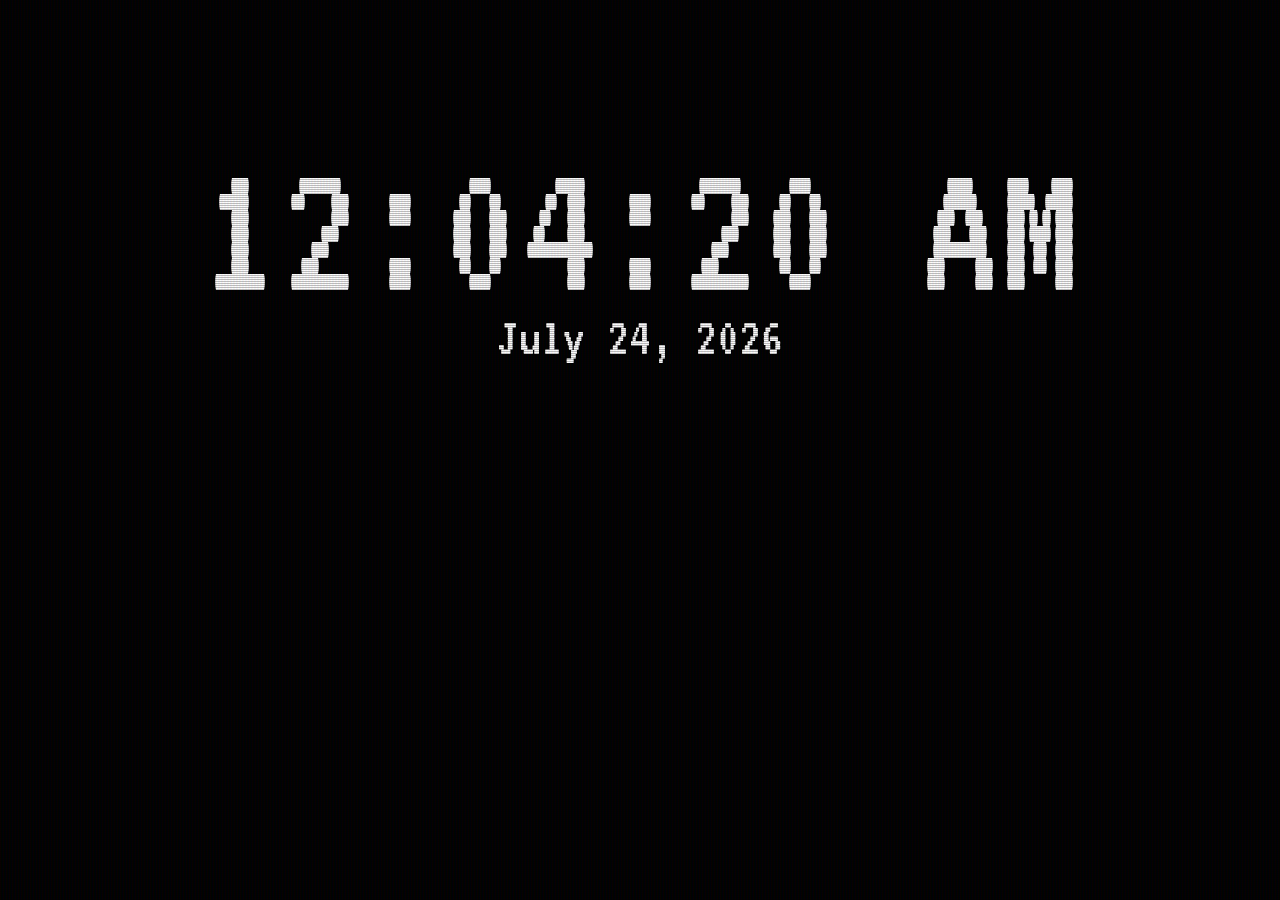
<file: index.html>
<!doctype html>
<html>
<head>
    <link href="/css/style.css?v=1.1" rel="stylesheet">
</head>
<body class="crt">
    <div class="clock"><div id="time" class="time">9:18PM</div><div id="date" class="date">April 27, 2023</div></div>

    <script>
        function currentTime() {
  let date = new Date(); 
  let hh = date.getHours();
  let mm = date.getMinutes();
  let ss = date.getSeconds();
  let year = date.getFullYear(); 
  let day = date.getDate(); 
  let session = "AM";
  var monthNames = ["January", "February", "March", "April", "May","June","July", "August", "September", "October", "November","December"];

  if(hh === 0){
      hh = 12;
  }
  if(hh > 12){
      hh = hh - 12;
      session = "PM";
   }

   hh = (hh < 10) ?  hh : hh;
   mm = (mm < 10) ? "0" + mm : mm;
   ss = (ss < 10) ? "0" + ss : ss;
    
   let time = hh + ":" + mm + ":" + ss + " " + session;
   let datef = monthNames[date.getMonth()] + " " + day + ", " + year;


  document.getElementById("time").innerText = time; 
  document.getElementById("date").innerText = datef; 
  let t = setTimeout(function(){ currentTime() }, 1000);
}

currentTime();
        </script>

</body>

</html>
</file>
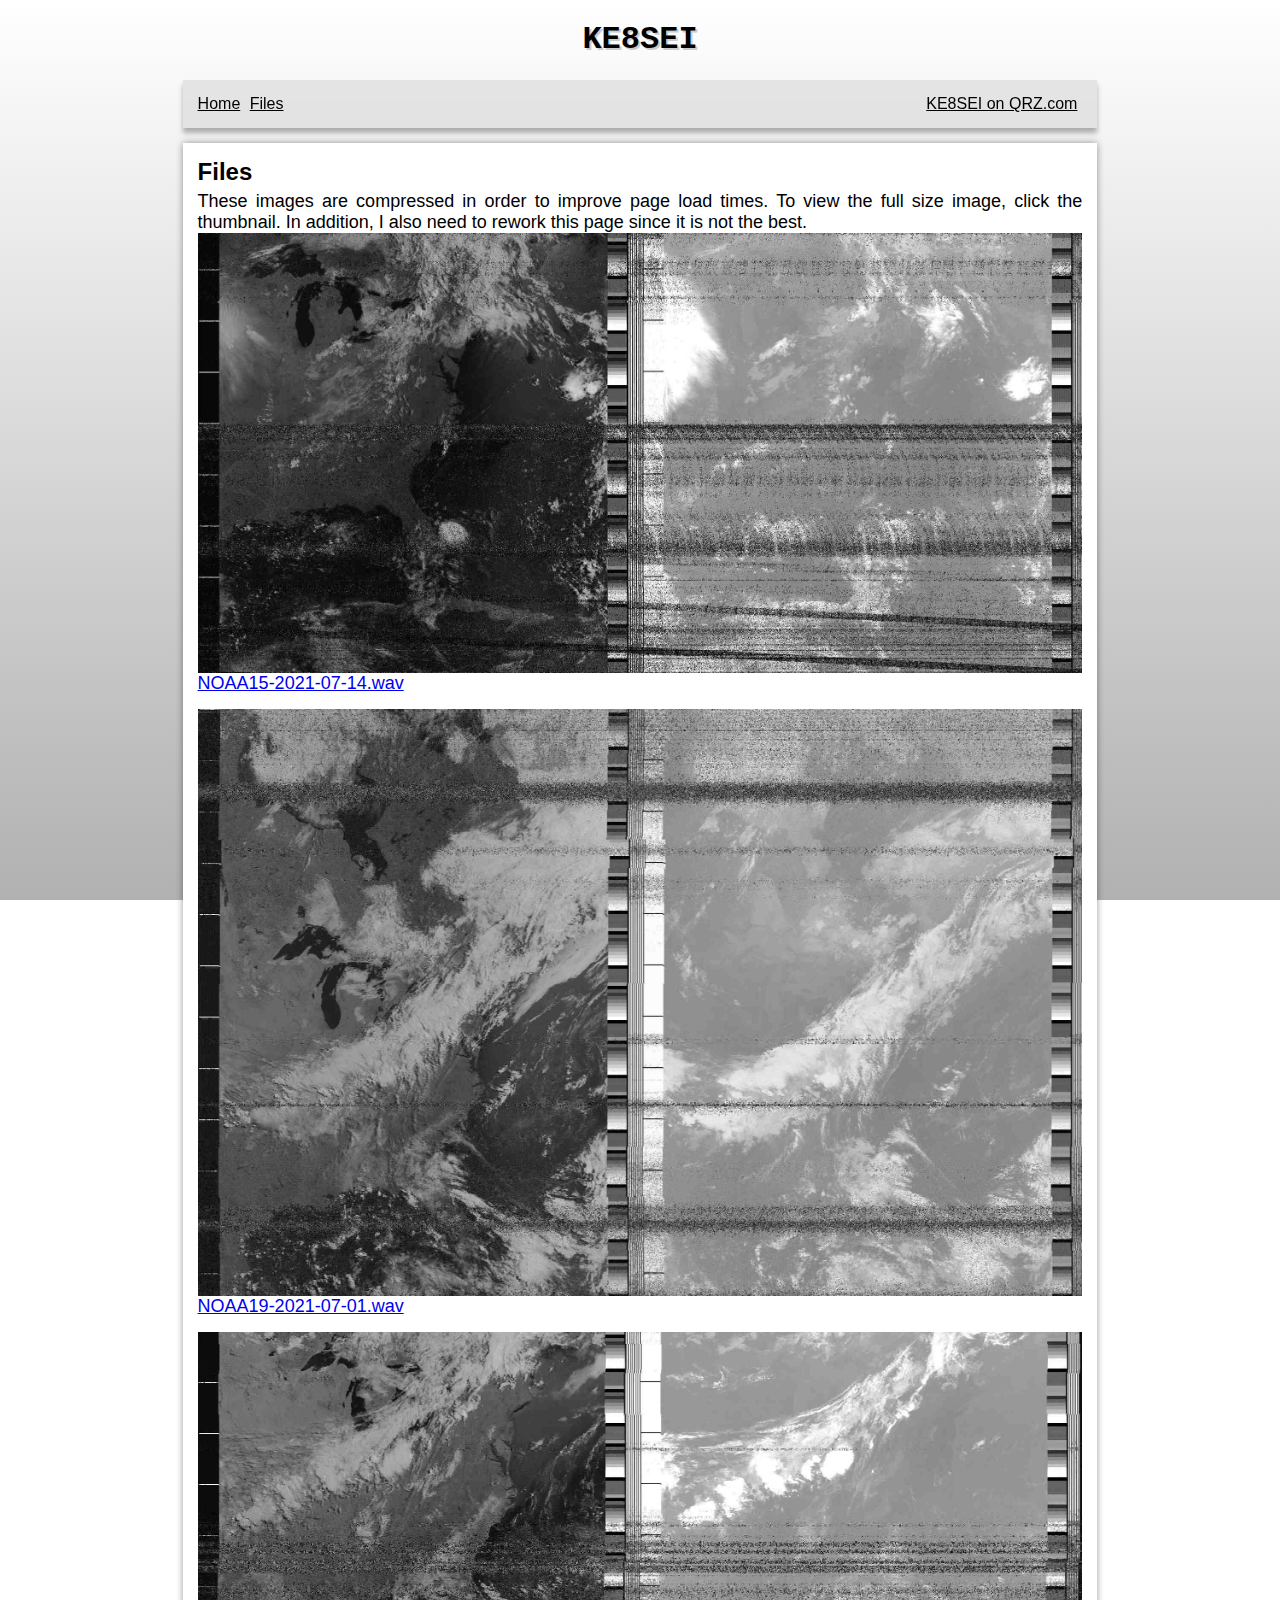
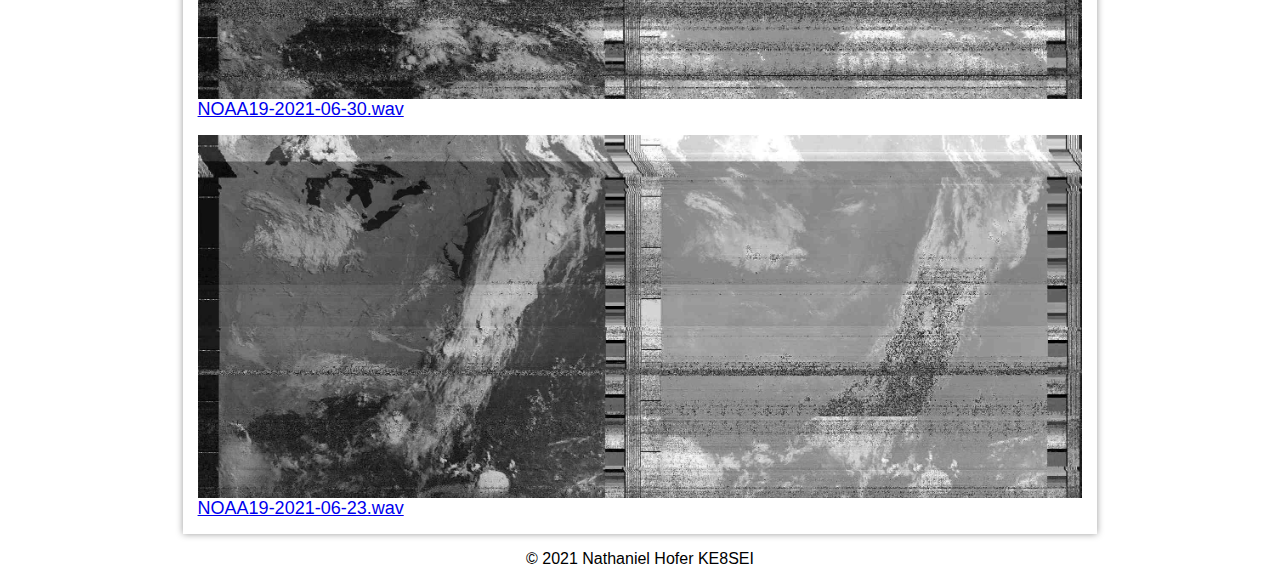
<file: files/index.html>
<!doctype html>
<html lang="en">
<head>
    <!--2021 Nathaniel Hofer KE8SEI-->
    <meta charset="utf-8">
    <meta name="viewport" content="width=device-width, initial-scale=1">
    <title>KE8SEI</title>
    <link rel="icon" href="/assets/favicon.ico">
    <link href="/css/main.css" rel="stylesheet">

</head>
<body>
    <h1 class="call">KE8SEI</h1>
    <div class="barnav">
        <a href="/">Home</a>
        <a href="/files/">Files</a>
        <div class="topnav-right">
            <a href="https://www.qrz.com/db/KE8SEI">KE8SEI on QRZ.com</a>
          </div>
        </div>
<div class="post">
    <h2>Files</h2>
    <p>These images are compressed in order to improve page load times. To view the full size image, click the thumbnail. In addition, I also need to rework this page since it is not the best.</p>
    <a href="/files/NOAA15-2021-07-14.jpg"><img width="100%" src="/files/thumbnail/NOAA15-2021-07-14THUMB.jpg"></a>
    <p style="margin-bottom:15px;" class="pp"><a href="/files/NOAA15-2021-07-14.wav">NOAA15-2021-07-14.wav</a></p>
    <a href="/files/NOAA19-2021-07-01.jpg"><img width="100%" src="/files/thumbnail/NOAA19-2021-07-01THUMB.jpg"></a>
    <p style="margin-bottom:15px;" class="pp"><a href="/files/NOAA19-2021-07-01.wav">NOAA19-2021-07-01.wav</a></p>
    <a href="/files/NOAA19-2021-06-30.jpg"><img width="100%" src="/files/thumbnail/NOAA19-2021-06-30THUMB.jpg"></a>
    <p style="margin-bottom:15px;" class="pp"><a href="/files/NOAA19-2021-06-30.wav">NOAA19-2021-06-30.wav</a></p>
    <a href="/files/NOAA19-2021-06-23.png"><img width="100%" src="/files/thumbnail/NOAA19-2021-06-23THUMB.jpg"></a>
    <p class="pp"><a href="/files/NOAA19-2021-06-23.wav">NOAA19-2021-06-23.wav</a></p>
</div>
    </div>
    
    <div class="footer"><p>&copy; 2021 Nathaniel Hofer KE8SEI</p></div>
    <script src="/js/flse.js"></script>
</body>
</html>
</file>
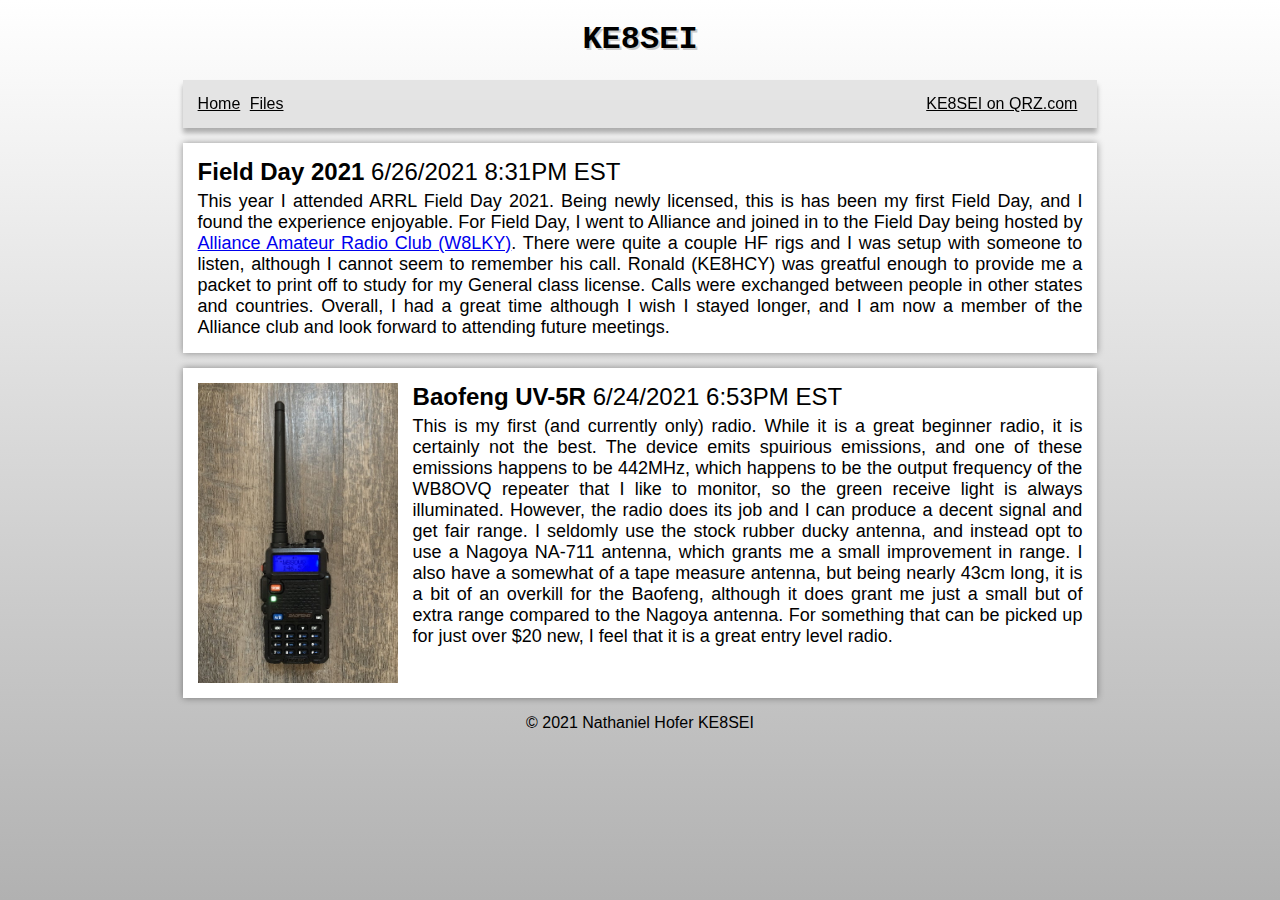
<file: ke8sei/index.html>
<!doctype html>
<html lang="en">
<head>
    <!--2021 Nathaniel Hofer KE8SEI-->
    <meta charset="utf-8">
    <meta name="viewport" content="width=device-width, initial-scale=1">
    <title>KE8SEI</title>
    <link rel="icon" href="/assets/favicon.ico">
    <link href="/css/main.css?v=1.1" rel="stylesheet">

</head>
<body>
    <h1 class="call">KE8SEI</h1>
    <div class="barnav">
        <a href="/">Home</a>
        <a href="/files/">Files</a>
        <div class="topnav-right">
            <a href="https://www.qrz.com/db/KE8SEI">KE8SEI on QRZ.com</a>
          </div>
        </div>
<div class="post">
    <h2>Field Day 2021 <span class="date" >6/26/2021 8:31PM EST</span></h2>
    <p class="pp">This year I attended ARRL Field Day 2021. Being newly licensed, this is has been my first Field Day, and I found the experience enjoyable. For Field Day, I went to Alliance and joined in to the Field Day being hosted by <a href="http://www.w8lky.org/">Alliance Amateur Radio Club (W8LKY)</a>. There were quite a couple HF rigs and I was setup with someone to listen, although I cannot seem to remember his call. Ronald (KE8HCY) was greatful enough to provide me a packet to print off to study for my General class license. Calls were exchanged between people in other states and countries. Overall, I had a great time although I wish I stayed longer, and I am now a member of the Alliance club and look forward to attending future meetings.</p>
</div>
<div class="post">
    <a href="/assets/baofeng.jpg"><img width="200px" src="/assets/baofeng.jpg"></a>
    <h2>Baofeng UV-5R <span class="date" >6/24/2021 6:53PM EST</span></h2>
    <p>This is my first (and currently only) radio. While it is a great beginner radio, it is certainly not the best. The device emits spuirious emissions, and one of these emissions happens to be 442MHz, which happens to be the output frequency of the WB8OVQ repeater that I like to monitor, so the green receive light is always illuminated. However, the radio does its job and I can produce a decent signal and get fair range. I seldomly use the stock rubber ducky antenna, and instead opt to use a Nagoya NA-711 antenna, which grants me a small improvement in range. I also have a somewhat of a tape measure antenna, but being nearly 43cm long, it is a bit of an overkill for the Baofeng, although it does grant me just a small but of extra range compared to the Nagoya antenna. For something that can be picked up for just over $20 new, I feel that it is a great entry level radio.</p>
</div>
    </div>
    
    <div class="footer"><p>&copy; 2021 Nathaniel Hofer KE8SEI</p></div>
    <script src="/js/flse.js"></script>
    
</body>
</html>
</file>
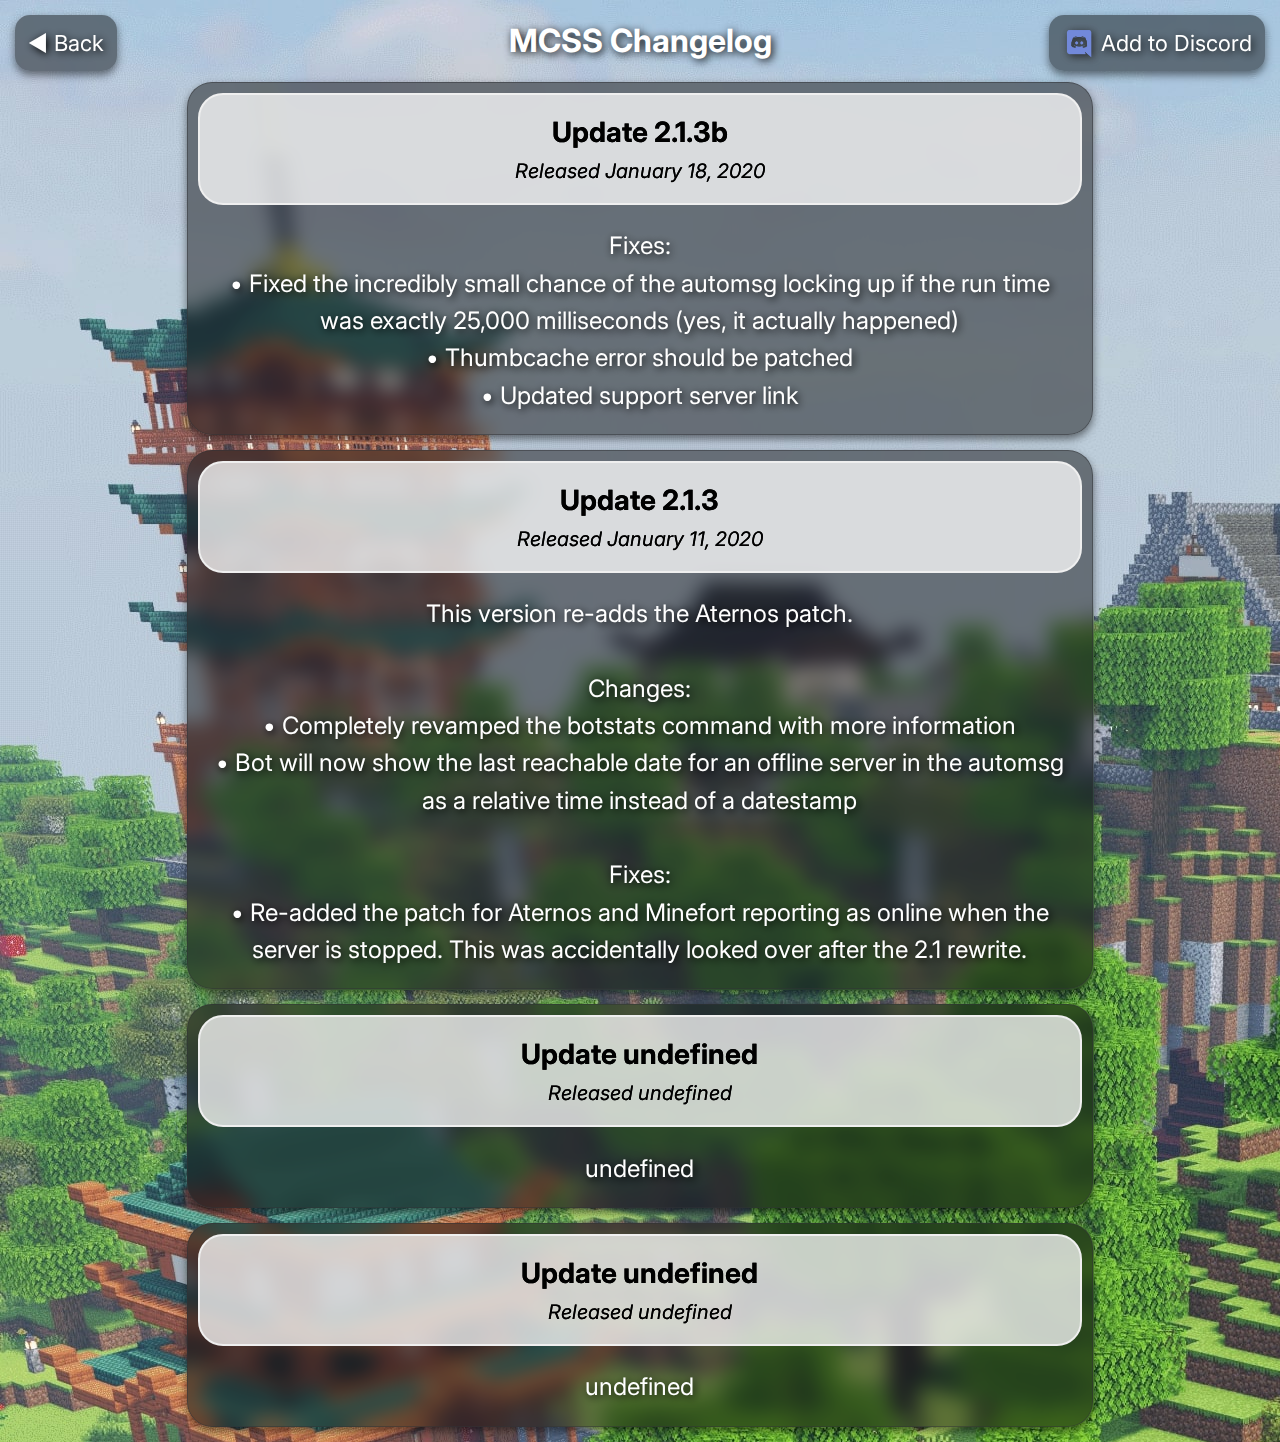
<file: mcss/index.html>
<!DOCTYPE html>
<html lang="en">
<head>
    <meta charset="UTF-8">
    <meta name="viewport" content="width=device-width, initial-scale=1.0">
    <meta http-equiv="X-UA-Compatible" content="ie=edge">
    <link href="https://fonts.googleapis.com/css2?family=Inter&display=swap" rel="stylesheet">
    <style id="styles">
    </style>
    <link id="ss1" href="/mcss/css/posts-d.css" rel="stylesheet"/>
    <style>
        
    </style>
    <title>MCSS Changelog</title>
</head>
<body>
    <a href="../">
        <div class="back">
            &#x25c0; Back
        </div>
        </a>
        <a href="https://discordapp.com/oauth2/authorize?client_id=652726107535310859&permissions=16&scope=bot">
            <div class="atd">
                <img class="discordimg" src="/mcss/img/discordp.png"> Add to Discord
            </div>
            </a>
    <h1>MCSS Changelog</h1>
    <div id="myData"></div>
    <script>
        fetch('posts.json')
            .then(function (response) {
                return response.json();
            })
            .then(function (data) {
                appendData(data);
            })
            .catch(function (err) {
                console.log('error: ' + err);
            });
        function appendData(data) {
            var mainContainer = document.getElementById("myData");
            
            for (var i = 0; i < data.length; i++) {
                var postDiv = document.createElement("div");
                postDiv.className = 'post';
                postDiv.id = 'post';
                mainContainer.appendChild(postDiv);
                //
                var infoDiv = document.createElement("div");
                infoDiv.className = 'info';
                infoDiv.id = 'info';
                postDiv.appendChild(infoDiv);
                //
                var titleDiv = document.createElement("div");
                titleDiv.className = 'title';
                titleDiv.id = 'title';
                titleDiv.innerHTML = "Update " + data[i].version;
                infoDiv.appendChild(titleDiv);
                //
                var dateDiv = document.createElement("div");
                dateDiv.className = 'date';
                dateDiv.id = 'date';
                dateDiv.innerHTML = "Released " + data[i].date
                infoDiv.appendChild(dateDiv);
                //
                var descDiv = document.createElement('div');
                descDiv.id = 'des';
                descDiv.innerHTML = '<br>' + data[i].des;
                descDiv.className = 'des';
                postDiv.appendChild(descDiv);
            }
        }

        
    </script>
    <script src="/mcss/flse/global.js"></script>
    <script src="/mcss/flse/flse.js"></script>
</body>
</html>
</file>
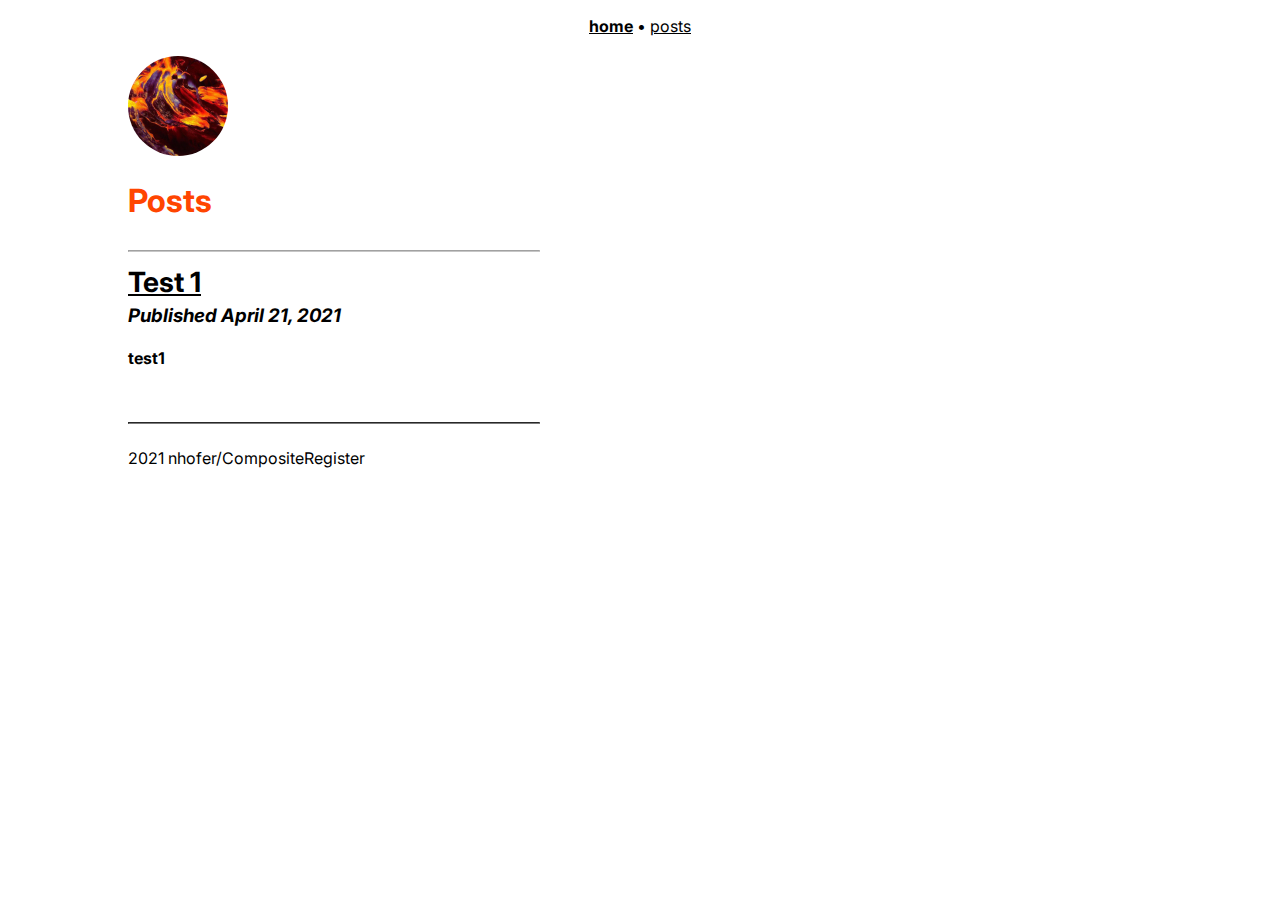
<file: posts/index.html>
<!doctype html>
<html>
    <head>
        <title>nhofer.xyz</title>
        <style id="styles">
        </style>
        <style>
            body{
                font-family: Arial, Helvetica, sans-serif;
                margin: 0;
                padding: 0;
            }
            .content{
                margin: 90px 10% 0 10%;
            }
            .listing{
                display:inline-block; 
                width:100%;
                height:150px;
                max-height: 300px;
                position:relative;
                border-radius: 25px;
            }
            .imageside{
                float:left;
                display:table-cell; 
                margin-right: 25px;
                height: 100%;
            }
        
            .listing h2,h3{
                margin-top: 5px;
                margin-bottom: 5px;
            }
            .listing h2{
                font-size:28px;
            }
            .listing h3{
                font-style: italic;
            }
            .textside{
                display:table-cell; 
            }
            a{
                color:black;
        
                border-radius: 15px;
                transition: 0.4s ease-out;
            }
            a:hover{
        
        color:orangered;
            }

        #myData{
            padding:0;
        }
           
            @media (prefers-color-scheme: dark) {
                body{
                    background-color: black;
                    color:white;
                }
               
                a{
                color:white;
            }
            }
        </style>
        <meta name="viewport" content="width=device-width, initial-scale=1">
        <meta charset="utf-8">
        <link rel="preconnect" href="https://fonts.gstatic.com">
        <link href="https://fonts.googleapis.com/css2?family=Inter:wght@400;700&family=Kosugi+Maru&display=swap" rel="stylesheet">
        <link rel="apple-touch-icon" sizes="180x180" href="/images/favicon/apple-touch-icon.png">
<link rel="icon" type="image/png" sizes="32x32" href="/images/favicon/favicon-32x32.png">
<link rel="icon" type="image/png" sizes="16x16" href="/images/favicon/favicon-16x16.png">
<link rel="manifest" href="/images/favicon/site.webmanifest">
<link rel="mask-icon" href="/images/favicon/safari-pinned-tab.svg" color="#5bbad5">
<link rel="shortcut icon" href="/images/favicon/favicon.ico">
<meta name="msapplication-TileColor" content="#da532c">
<meta name="msapplication-config" content="/images/favicon/browserconfig.xml">
<meta name="theme-color" content="#ffffff">
        <link id="ss1" href="/css/index-d.css" rel="stylesheet"/>
    </head>
    <div class="nav">
        <p>
        <a class="active" href="/">home</a> &#8226; 
        <a href="/posts">posts</a>
    </p>
    </div>
        <div class="content">
            <img class="logo" alt="profile image" src="/images/logo.jpeg">
            <h1><span style="color:orangered">Posts</span></h1>
            <hr class="divider2"><br>
            <div id="myData"></div>
           <!-- <hr class="divider2"><br>
            <h3>Minecraft Server Status Landing Page / "Cards UI 2"</h3>
            <h4 style="margin-bottom:20px;">I created the landing page for  <a target="_blank" href="http://123computer.net/mcss">Minecraft Server Status</a></h4>-->
            <hr class="divider"><br>
            <p>2021 nhofer/CompositeRegister</p>
            
            </div> 
    </body>
    <script>
    
        fetch('catalog.json')
                .then(function (response) {
                    return response.json();
                })
                .then(function (data) {
                    appendData(data);
                })
                .catch(function (err) {
                    console.log('error: ' + err);
                });
            function appendData(data) {
                var mainContainer = document.getElementById("myData");
                
                for (var i = 0; i < data.length; i++) {
                    var postDiv = document.createElement("div");
                    postDiv.className = 'listing';
                    postDiv.id = data[i].id;
                    mainContainer.appendChild(postDiv);
    //
                    var textDiv = document.createElement("div");
                    textDiv.className = 'textside';
                    textDiv.id = data[i].id;
                    mainContainer.appendChild(textDiv);
                    //
                    // textDiv
                    var textDiv = document.createElement("div");
                    textDiv.className = 'textside';
                    textDiv.id = data[i].id;
                    postDiv.appendChild(textDiv);
                    //
                    var infoDiv = document.createElement("div");
                    infoDiv.className = 'info';
                    infoDiv.id = 'info';
                    textDiv.appendChild(infoDiv);
                    //
                    var titleDiv = document.createElement("h2");
                    titleDiv.className = 'title';
                    titleDiv.id = 'title';
                    titleDiv.innerHTML = "";
                    textDiv.appendChild(titleDiv);
                    //
                    var dateDiv = document.createElement("h3");
                    dateDiv.className = 'date';
                    dateDiv.id = 'date';
                    dateDiv.innerHTML = "Published " + data[i].date
                    textDiv.appendChild(dateDiv);
                    //
                    var descDiv = document.createElement('h4');
                    descDiv.id = 'des';
                    descDiv.innerHTML = data[i].des;
                    descDiv.className = 'des';
                    textDiv.appendChild(descDiv);
                    //
                    var linkDiv = document.createElement('a');
                    linkDiv.id = 'link';
                    linkDiv.innerHTML = data[i].title;
                    linkDiv.href = "content/" + data[i].id + ".html";
                    titleDiv.appendChild(linkDiv);
                    //
                    var selectCon = document.getElementById("verSelect");
                    var optVal = document.createElement('option');
                    optVal.value = data[i].id;
        optVal.innerHTML = data[i].version;
        selectCon.appendChild(optVal);
                }
            }
    
            
        
    </script>
    <script src="/js/global.js"></script>
    <script src="/js/flse.js"></script>
</html>

</div>
</file>
<file: css/style.css>
@import url('https://fonts.googleapis.com/css2?family=VT323&display=swap');
:root{
    font-family: 'VT323', monospace;

    --background:black;
    --foreground:white;
}
body{
    background-color: var(--background);
    color: var(--foreground);
}
.clock{
    width:100%;
    height:100%;
    margin:auto;
    
}
.time{
    font-size:200px;
    text-align: center;
    width:100%;
    margin-top:130px;
    
}
.date{
    font-size:55px;
    text-align: center;
    width:100%;
    margin-top:-20px;
    
}



@keyframes flicker {
    0% {
      opacity: 0.27861;
    }
    5% {
      opacity: 0.34769;
    }
    10% {
      opacity: 0.23604;
    }
    15% {
      opacity: 0.90626;
    }
    20% {
      opacity: 0.18128;
    }
    25% {
      opacity: 0.83891;
    }
    30% {
      opacity: 0.65583;
    }
    35% {
      opacity: 0.67807;
    }
    40% {
      opacity: 0.26559;
    }
    45% {
      opacity: 0.84693;
    }
    50% {
      opacity: 0.96019;
    }
    55% {
      opacity: 0.08594;
    }
    60% {
      opacity: 0.20313;
    }
    65% {
      opacity: 0.71988;
    }
    70% {
      opacity: 0.53455;
    }
    75% {
      opacity: 0.37288;
    }
    80% {
      opacity: 0.71428;
    }
    85% {
      opacity: 0.70419;
    }
    90% {
      opacity: 0.7003;
    }
    95% {
      opacity: 0.36108;
    }
    100% {
      opacity: 0.24387;
    }
  }
  @keyframes textShadow {
    0% {
      text-shadow: 0.4389924193300864px 0 1px rgba(0,30,255,0.5), -0.4389924193300864px 0 1px rgba(255,0,80,0.3), 0 0 3px;
    }
    5% {
      text-shadow: 2.7928974010788217px 0 1px rgba(0,30,255,0.5), -2.7928974010788217px 0 1px rgba(255,0,80,0.3), 0 0 3px;
    }
    10% {
      text-shadow: 0.02956275843481219px 0 1px rgba(0,30,255,0.5), -0.02956275843481219px 0 1px rgba(255,0,80,0.3), 0 0 3px;
    }
    15% {
      text-shadow: 0.40218538552878136px 0 1px rgba(0,30,255,0.5), -0.40218538552878136px 0 1px rgba(255,0,80,0.3), 0 0 3px;
    }
    20% {
      text-shadow: 3.4794037899852017px 0 1px rgba(0,30,255,0.5), -3.4794037899852017px 0 1px rgba(255,0,80,0.3), 0 0 3px;
    }
    25% {
      text-shadow: 1.6125630401149584px 0 1px rgba(0,30,255,0.5), -1.6125630401149584px 0 1px rgba(255,0,80,0.3), 0 0 3px;
    }
    30% {
      text-shadow: 0.7015590085143956px 0 1px rgba(0,30,255,0.5), -0.7015590085143956px 0 1px rgba(255,0,80,0.3), 0 0 3px;
    }
    35% {
      text-shadow: 3.896914047650351px 0 1px rgba(0,30,255,0.5), -3.896914047650351px 0 1px rgba(255,0,80,0.3), 0 0 3px;
    }
    40% {
      text-shadow: 3.870905614848819px 0 1px rgba(0,30,255,0.5), -3.870905614848819px 0 1px rgba(255,0,80,0.3), 0 0 3px;
    }
    45% {
      text-shadow: 2.231056963361899px 0 1px rgba(0,30,255,0.5), -2.231056963361899px 0 1px rgba(255,0,80,0.3), 0 0 3px;
    }
    50% {
      text-shadow: 0.08084290417898504px 0 1px rgba(0,30,255,0.5), -0.08084290417898504px 0 1px rgba(255,0,80,0.3), 0 0 3px;
    }
    55% {
      text-shadow: 2.3758461067427543px 0 1px rgba(0,30,255,0.5), -2.3758461067427543px 0 1px rgba(255,0,80,0.3), 0 0 3px;
    }
    60% {
      text-shadow: 2.202193051050636px 0 1px rgba(0,30,255,0.5), -2.202193051050636px 0 1px rgba(255,0,80,0.3), 0 0 3px;
    }
    65% {
      text-shadow: 2.8638780614874975px 0 1px rgba(0,30,255,0.5), -2.8638780614874975px 0 1px rgba(255,0,80,0.3), 0 0 3px;
    }
    70% {
      text-shadow: 0.48874025155497314px 0 1px rgba(0,30,255,0.5), -0.48874025155497314px 0 1px rgba(255,0,80,0.3), 0 0 3px;
    }
    75% {
      text-shadow: 1.8948491305757957px 0 1px rgba(0,30,255,0.5), -1.8948491305757957px 0 1px rgba(255,0,80,0.3), 0 0 3px;
    }
    80% {
      text-shadow: 0.0833037308038857px 0 1px rgba(0,30,255,0.5), -0.0833037308038857px 0 1px rgba(255,0,80,0.3), 0 0 3px;
    }
    85% {
      text-shadow: 0.09769827255241735px 0 1px rgba(0,30,255,0.5), -0.09769827255241735px 0 1px rgba(255,0,80,0.3), 0 0 3px;
    }
    90% {
      text-shadow: 3.443339761481782px 0 1px rgba(0,30,255,0.5), -3.443339761481782px 0 1px rgba(255,0,80,0.3), 0 0 3px;
    }
    95% {
      text-shadow: 2.1841838852799786px 0 1px rgba(0,30,255,0.5), -2.1841838852799786px 0 1px rgba(255,0,80,0.3), 0 0 3px;
    }
    100% {
      text-shadow: 2.6208764473832513px 0 1px rgba(0,30,255,0.5), -2.6208764473832513px 0 1px rgba(255,0,80,0.3), 0 0 3px;
    }
  }
  .crt::after {
    content: " ";
    display: block;
    position: absolute;
    top: 0;
    left: 0;
    bottom: 0;
    right: 0;
    background: rgba(18, 16, 16, 0.1);
    opacity: 0;
    z-index: 2;
    pointer-events: none;
    animation: flicker 0.15s infinite;
  }
  .crt::before {
    content: " ";
    display: block;
    position: absolute;
    top: 0;
    left: 0;
    bottom: 0;
    right: 0;
    background: linear-gradient(rgba(18, 16, 16, 0) 50%, rgba(0, 0, 0, 0.25) 50%), linear-gradient(90deg, rgba(255, 0, 0, 0.06), rgba(0, 255, 0, 0.02), rgba(0, 0, 255, 0.06));
    z-index: 2;
    background-size: 100% 2px, 3px 100%;
    pointer-events: none;
  }
  .crt {
    animation: textShadow 1.6s infinite;
    
  }
</file>
<file: css/main.css>
@media (prefers-color-scheme: light) {
    :root{
        --postback:white;
        --navback:rgba(219, 219, 219, 0.7);
        --text-color:black;
        --shadow:2px 2px #cccccc;
        --grad: linear-gradient(0deg, rgba(0,0,0,1) 0%, rgba(177,177,177,1) 0%, rgba(255,255,255,1) 100%) fixed;
    }
  }
  @media (prefers-color-scheme: dark) {
    :root{
        --postback:rgb(26, 26, 26);
        --navback:rgba(32, 32, 32, 0.7);
        --text-color:white;
        --shadow:2px 2px #000000;
        --grad: linear-gradient(0deg, rgba(0,0,0,1) 0%, rgb(46, 46, 46) 0%, rgb(59, 59, 59) 100%) fixed;
    }
    a{
        color:cornflowerblue;
    }
    a:visited{
        color:rgb(185, 124, 255);
    }
  }
@media only screen and (max-width: 768px) {
    body{
        margin:0;
        font-family:Arial, Helvetica, sans-serif;
        background: var(--grad);
    color:var(--text-color);
    }
    .call{
        font-family: 'Courier New', Courier, monospace;
        text-align: center;
        margin: 5px auto;
        text-shadow: var(--shadow);
    }
    .barnav{
        backdrop-filter: blur(5px);
        -webkit-backdrop-filter: blur(5px);
        position:sticky;
        position: -webkit-sticky;
        top:5px;
        overflow: hidden;
        background-color:var(--navback);
        padding: 15px;
        margin-left:10px;
        margin-right:10px;
        margin-bottom:10px;
        box-shadow: 0 5px 5px rgba(0, 0, 0, 0.295); 
    }
    .barnav a{
        margin-right: 5px;
        color:var(--text-color);
    }
    .barnav a:visited{
        color:var(--text-color);
    }
    
    .post{
        background-color: var(--postback);
        margin-left:10px;
        margin-right:10px;
        padding:15px 15px;
        margin-bottom:10px;
        overflow: hidden;
        text-align: left;
        color:var(--text-color);
        box-shadow: 0 0 7px rgba(0, 0, 0, 0.4); 
    }
    .post h2{
        font-size:1em;
        margin-top: 0px;
        margin-bottom:5px;
        }
        .post p{
            margin-top:0px;
            margin-bottom:0px;
            hyphens: auto;
            text-align: justify;
      text-justify: inter-word;
            
        }
        .post span.date{
            font-weight: normal;
            }
    
    
            .footer{
                padding-bottom: 15px;
                width: 100%;
                height: 15px;
                text-align: center;  
                vertical-align: middle; 
            }
    
    
    .post img{
        float:left;
        margin-right:15px;
    }
    .topnav-right {
        float: right;
      }
      
}

@media only screen and (min-width: 769px) {
    body{
        font-family:Arial, Helvetica, sans-serif;
        padding-bottom: 15px;
    background: var(--grad);
    color:var(--text-color);
    }
    .call{
        font-family: 'Courier New', Courier, monospace;
        text-align: center;
        text-shadow: var(--shadow);
    }
    .barnav{
        backdrop-filter: blur(5px);
        -webkit-backdrop-filter: blur(5px);
        position:sticky;
        position: -webkit-sticky;
        top:5px;
        overflow: hidden;
        background-color:var(--navback);
        padding: 15px;
        width:70%;
        margin-left:auto;
        margin-right:auto;
        margin-bottom:15px;
        box-shadow: 0 5px 5px rgba(0, 0, 0, 0.295); 
    }
    .barnav a{
        margin-right: 5px;
        color:var(--text-color);
    }
    .barnav a:visited{
        color:var(--text-color);
    }
    .post{
        background-color: var(--postback);
        width:70%;
        margin-left:auto;
        margin-right:auto;
        padding:15px 15px;
        margin-bottom:15px;
        overflow: hidden;
        text-align: left;
        color:var(--text-color);
        box-shadow: 0 0 7px rgba(0, 0, 0, 0.4); 
    }
    
    .post h2{
    margin-top: 0px;
    margin-bottom:5px;
    }
    .post p{
        font-size: 18px;
        margin-top:0px;
        margin-bottom:0px;
        text-align: justify;
      text-justify: inter-word;
    }
    .post span.date{
    font-weight: normal;
    }
    .post img{
        float:left;
        margin-right:15px;
        
    }


    .footer{
        padding-bottom: 0px;
        width: 100%;
        height: 10px;
        text-align: center;  
        vertical-align: middle; 
    }
    
    .topnav-right {
        float: right;
      }
}
</file>
<file: mcss/css/posts-d.css>
body{
    background-image: url(/mcss/img/back.jpg);
    font-family: 'Inter', sans-serif;
text-shadow: 2px 2px 8px #000000;
text-align: center;
color:white;
}
.info{
background: rgba(255, 255, 255, 0.75);
border: solid 2px #efefef;
padding: 20px;
border-radius: 25px;
text-shadow: 0px 0px 0px #000000;
color:black;
}
.post{
    padding: 10px;
border:1px solid rgba(47,49,54,.5);
margin: auto;
background: rgba(0, 0, 0, 0.45);
backdrop-filter: blur(10px);
-webkit-backdrop-filter: blur(10px);
box-shadow: 0 4px 8px 0 rgba(0, 0, 0, 0.5);
text-align:center;
border-radius: 25px;
width:70%;
margin-bottom: 15px;
font-size:25px;
}
.title{
    font-weight: bold;
    font-size:28px;
margin-bottom: 10px;

}
.date{
    font-size: 20px;
    font-style: italic;
}
.des{
    margin-top:-15px;
font-size:24px;
margin-bottom:10px;
line-height: 28pt;
margin-left:15px;
margin-right:15px;
}
a{
color:white;
transition: 0.3s;
}
a:hover {
color: rgb(255, 115, 115);
}

.back{
display: flex;
align-items:center;
z-index: 10;
position:fixed;
top: 15px;
left: 15px;
font-size:22px;
background:rgba(0, 0, 0, 0.45);
backdrop-filter: blur(10px);
-webkit-backdrop-filter: blur(10px);
box-shadow: 0 4px 8px 0 rgba(0, 0, 0, 0.5);
border-radius:15px;
padding:13px;
transition:0.5s;
height:30px;
}
.discordimg{
height:33px;
padding-right: 5px;
filter: drop-shadow(2px 2px 4px #222)
}
.atd{
display: flex;
align-items:center;
position:fixed;
top: 15px;
right: 15px;
font-size:22px;
background:rgba(0, 0, 0, 0.45);
backdrop-filter: blur(10px);
-webkit-backdrop-filter: blur(10px);
box-shadow: 0 4px 8px 0 rgba(0, 0, 0, 0.5);
border-radius:15px;
padding:13px;
transition:0.5s;
z-index: 10;
height:30px;
}

.atd:hover{
background:rgba(44, 44, 44, 0.75);
color: #7289DA;
}

.back:hover{
color: rgb(255, 115, 115);
background:rgba(44, 44, 44, 0.75);
}
@media (prefers-color-scheme: dark) {
h1, h2, h3, h4, h6, p, footer, a{
color:rgb(218, 218, 218);
}
body{
color:rgb(226, 226, 226);
background:
linear-gradient(
  rgba(0, 0, 0, 0.5), 
  rgba(0, 0, 0, 0.5)
),
url(back.jpg);
}
.info{
background: rgba(46, 46, 46, 0.50);
border: solid 2px #363636;
}


}
</file>
<file: css/index-d.css>
.nav {
    width: 100%;
    text-align: center;
    margin-top:15px;
}
body{
    margin: 0;
    padding: 0;
    background-color: var(--backcolor);
}
a{
    color: var(--textcolor);
    transition: 0.3s;
}
.active{
    font-weight: bold;
}
a:hover{
    color:orangered;
}
h1,h2,h3,h4,h5,h6,p,a{
    font-family: 'Inter', 'Kosugi Maru', sans-serif;
    color: var(--textcolor);
}
.content{
    margin: 20px 10% 90px 10%;
}
.logo{
    height:100px;
    border-radius: 50px;
}
.footer {
    position: absolute;
    left: 0;
    bottom: 0;
    width: 100%;
    text-align: center;
  }
  hr.divider{
        border: 1px solid rgb(124, 124, 124);
        width: 40%;
        display: block;
        float:left;
        border-style: inset;
        border-width: 1px;
  }
  hr.divider2{
    border: 1px rgba(124, 124, 124, 0.432);
    width: 40%;
    display: block;
    float:left;
    border-style: inset;
    border-width: 1px;
}
hr.divider3{
    border: 1px rgba(124, 124, 124, 0.432);
    width: 40%;
    display: inline;
    float:left;
    border-style: inset;
    border-width: 1px;
    margin-top:0px;
}
</file>
